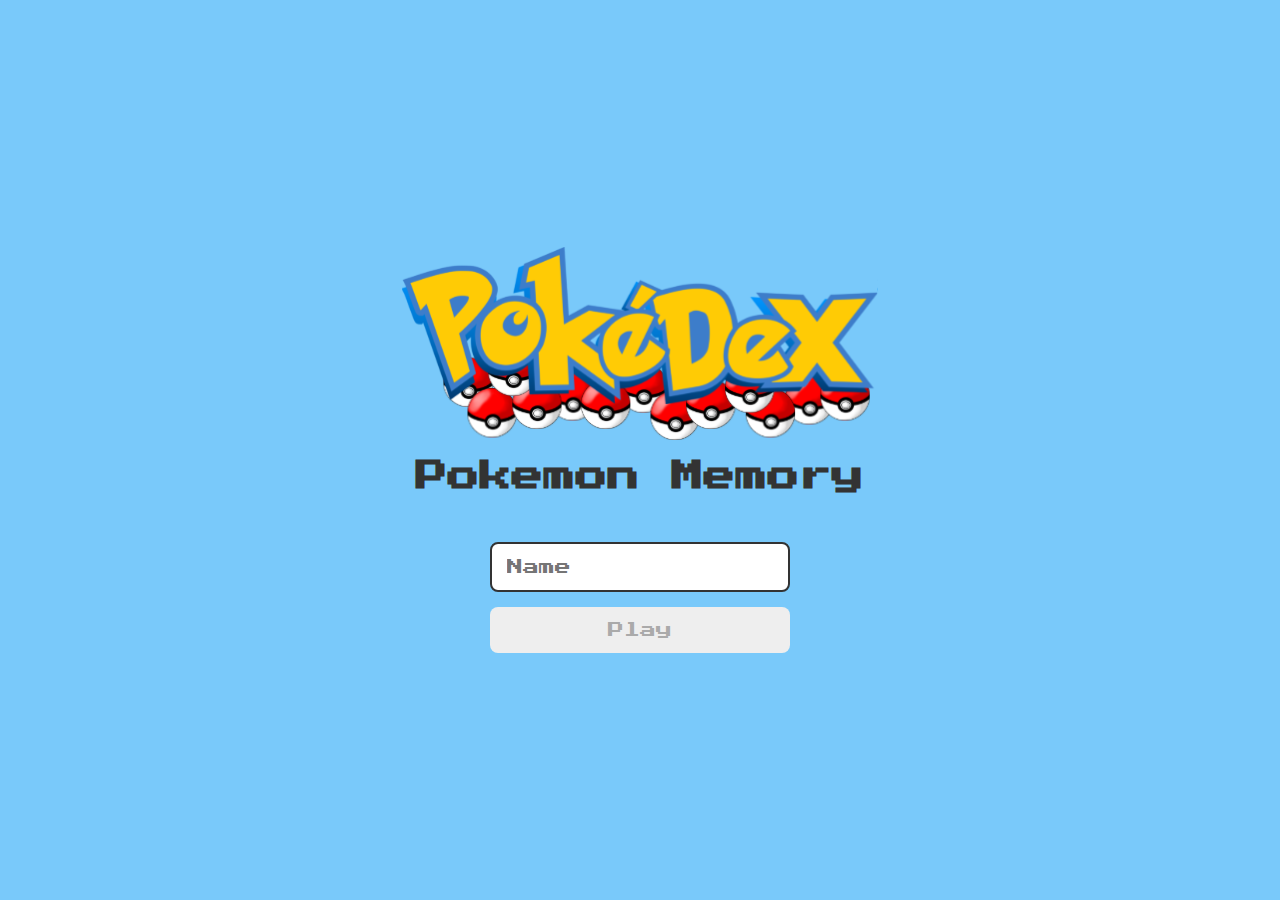
<file: index.html>
<!DOCTYPE html>
<html lang="en">
<head>
    <meta charset="UTF-8">
    <meta http-equiv="X-UA-Compatible" content="IE=edge">
    <meta name="viewport" content="width=device-width, initial-scale=1.0">

    <link rel="stylesheet" href="./css/reset.css">
    <link rel="stylesheet" href="./css/login.css">

    <script defer src="./js/login.js"></script>
    
    <title>Memory Game | Login</title>
</head>
<body>

    <form class="login-form">
       
        <div class="login__header">
            <img src="./images/pokedexlogo.svg" alt="Logo-pokedex">
            <h1>Pokemon Memory</h1>
        </div>
        
        <input type="text" placeholder="Name" class="login__input">
        <button type="submit" class="login__button" disabled>Play</button>
        
    </form>
    
</body>
</html>
</file>
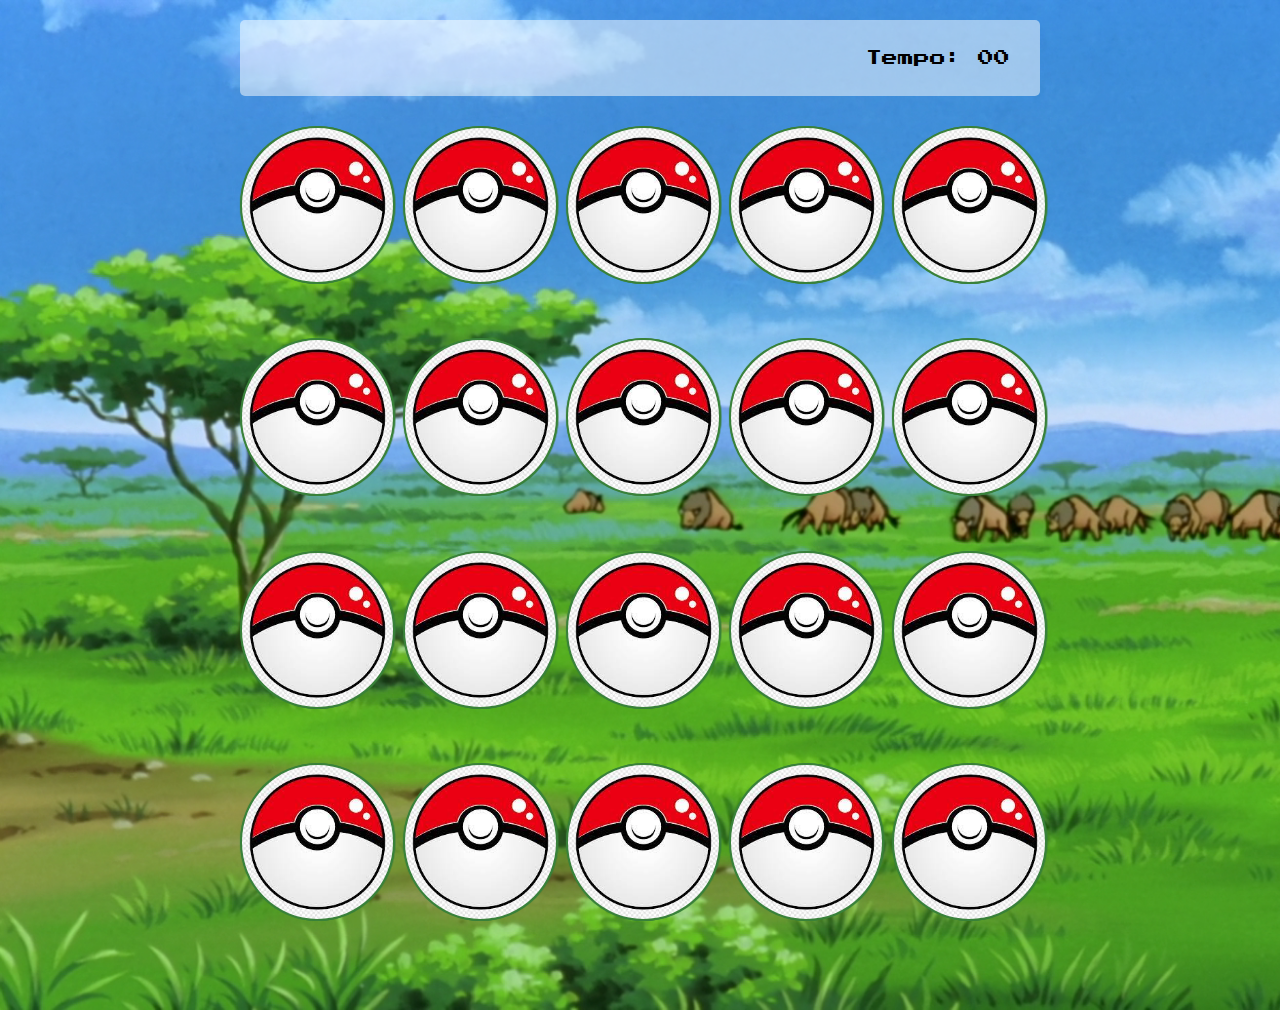
<file: pages/game.html>
<!DOCTYPE html>
<html lang="en">

<head>
    <meta charset="UTF-8">
    <meta name="viewport" content="width=device-width, initial-scale=1.0">

    <link rel="stylesheet" href="../css/reset.css">
    <link rel="stylesheet" href="../css/game.css">

    <script defer src="../js/game.js"></script>

    <title>Memory Game</title>
</head>

<body>
    <main>
        <header>
            <span class="player"> Player</span>
            <span>Tempo: <span class="timer">00</span></span>
        </header>

        <div class="grid">     
        </div>
    </main>
</body>

</html>
</file>
<file: css/login.css>
.login-form {
    align-items: center;
    display: flex;
    flex-direction: column;
    height: 100vh;
    justify-content: center;
    background-color: #79C9FA;  
}

.login__header{
    align-items: center;
    display: flex;
    flex-direction: column;
    justify-content: center;
    margin-bottom: 50px;
}

.login__header img {
    width: 476px;
    margin-bottom: 20px;
}

.login__header h1 {
    color: #333;
    font-size: 2.0em;
}

.login__input{
    border: 2px solid #333;
    border-radius: 8px;
    color: #333;
    font-size: 1em;
    margin-bottom: 15px;
    max-width: 300px;
    outline: none;
    padding: 15px;
    width: 100%;
}

.login__button {
    background-color: #ee665c ;
    border-radius: 8px;
    color: #fff;
    cursor: pointer;
    font-size: 1em;
    max-width: 300px;
    padding: 15px;
    width: 100%;
}

.login__button:disabled {
    background-color: #eee;
    color: #aaa;
    cursor: auto;
}
</file>
<file: css/game.css>
main {
    display: flex;
    flex-direction: column;
    width: 100%;
    background-image: url('../images/paisagem.png');
    background-size: cover;
    min-height: 100vh;
    align-items: center;
    justify-content: center;
    padding: 20px 20px 50px;
}

header{
    display: flex;
    align-items: center;
    justify-content: space-between;
    background-color: rgba(255, 255, 255, 0.5);
    width: 100%;
    max-width: 800px;
    padding: 30px;
    margin: 0 0 30px;
    border-radius: 5px;
}

.grid {
    display: grid;
    grid-template-columns: repeat(5, 1fr);
    gap: 15px;
    width: 100%;
    max-width: 800px;
    margin: 0 auto;
}

.card {
    aspect-ratio: 3/4;
    width: 100%;
    border-radius: 5px;
    position: relative;
    transition: all 400ms ease;
    transform-style: preserve-3d;
    
}

.face {
    width: 105%;
    height: 80%;
    position: absolute;
    background-size: cover;
    background-position: center;
    border: 2px solid #39813a;
    border-radius: 50%;
    transition: all 400ms ease;
}

.front {
    transform: rotateY(180deg);
}

.back {
    background-image: url('../images/pokebola.jfif');
    backface-visibility: hidden;
}

.reveal-card {
    transform: rotateY(180deg);
}


.disable-card {
    filter: saturate(0);
    opacity: 0.5;
}
</file>
